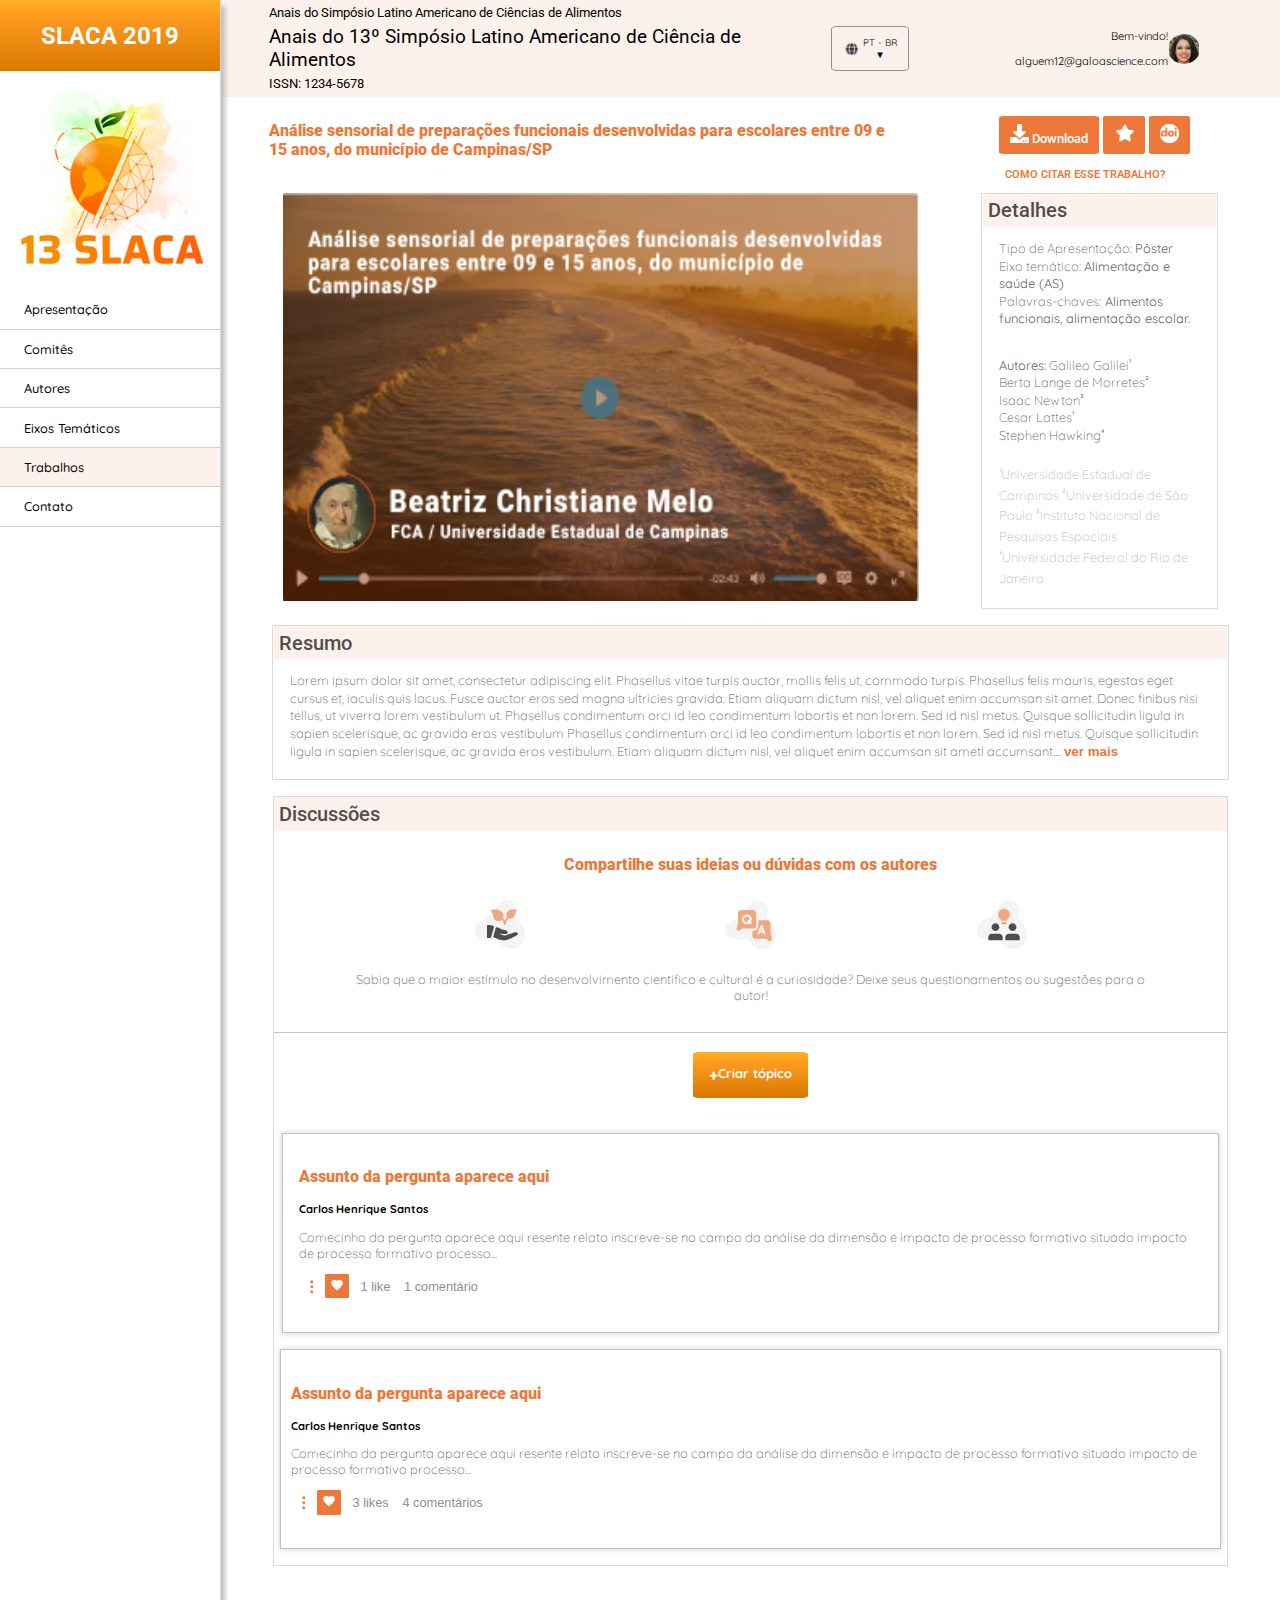
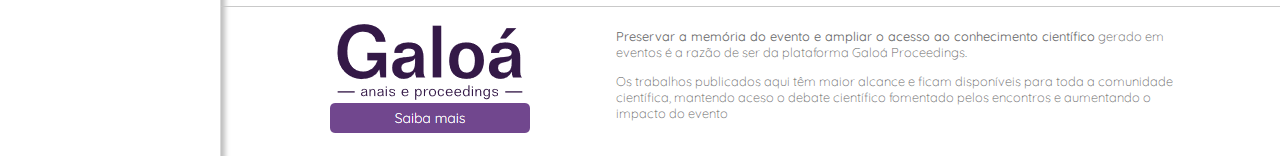
<file: front-end-chuva/index.html>
<!DOCTYPE html>
<html lang="en">
<head>
    <meta charset="UTF-8">
    <meta http-equiv="X-UA-Compatible" content="IE=edge">
    <meta name="viewport" content="width=device-width, initial-scale=1.0">
    <link rel="preconnect" href="https://fonts.googleapis.com">
    <link rel="preconnect" href="https://fonts.gstatic.com" crossorigin>
    <link href="https://fonts.googleapis.com/css2?family=Lato:wght@400;900&family=Montserrat:wght@100;500&family=Quicksand:wght@300;500&family=Roboto:ital,wght@0,300;0,400;0,500;1,900;1,700&display=swap" rel="stylesheet">
<link rel="stylesheet" href="styleoficial1.css">
<script src="scriptoficial1.js"></script>
    <title>SLACA2019</title>
</head>


<body>

    <div class="grid-container">
        
<!-- cabeçalho -->
                    <header class="container-header">



                                <div class="header-title">

                                    <p class="header-paragraph">Anais do Simpósio Latino Americano de Ciências de Alimentos </p>

                                    <h1 class="header-title-style">Anais do 13º Simpósio Latino Americano de Ciência de Alimentos </h1>

                                    <p class="header-paragraph">ISSN: 1234-5678</p>

                                </div>


                                    <div class="header-language-button mobile-out">

                                        <button class="btn-lang">
                                            <object data="assets/language image.svg" width="19" height="20"> </object>
                                            PT - BR ▼</button>

                                    </div>

                                        <div class="header-info">

                                            <p>Bem-vindo!</p>

                                            <p>alguem12@galoascience.com</p>

                                        </div>

                                            <div class="header-avatar-holder">

                                                <img class="avatar-image" src="assets/pessoa.png" alt="Avatar">

                                            </div>
                                    

                    </header>
<!-- fim cabeçalho -->

<!--- barra lateral -->
                    <aside class="container-sidebar">

                        <div class="sidebar-title">

                            <h2>SLACA 2019</h2>

                        </div>

                            <div class="sidebar-image">

                                <img class="sidebar-image-holder" src="assets/dewey4.png" alt="logo">

                            </div>

                                
                                <a class="sidebar-link" href="#">Apresentação</a>
                                        
                                <a class="sidebar-link" href="#">Comitês</a>
                                            
                                <a class="sidebar-link" href="#">Autores</a>
                                            
                                <a class="sidebar-link" href="#">Eixos Temáticos</a>
                                                
                                <a class="sidebar-link-active" href="#">Trabalhos</a>
                                                    
                                <a  class="sidebar-link" href="#">Contato</a>
                                                        
                                
                    </aside>
<!-- fim barra lateral  -->


<!-- conteudo principal -->
                <main class="container-main">

<!-- parte do vídeo -->
                    <div class="title-container">
                            <div class="main-title">

                                <h3 class="title-template">Análise sensorial de preparações funcionais desenvolvidas para escolares entre 09 e 15 anos, do município de Campinas/SP </h3>

                            </div>

                            <div class="main-buttons">

                                <button class="main-button-download"><object data="assets/dl.svg" width="19" height="19"></object> Download</button>

                                <button class="main-button-fav"><object data="assets/fav.svg" width="19" height="19"></object></button>

                                <button class="main-button-doi"><object data="assets/doi.svg" width="19" height="19"></object></button>

                                <p class="main-buttons-text">COMO CITAR ESSE TRABALHO?</p>

                            </div>
                    </div>

                                <div class="main-video-section">

                                        <img class="video-player" src="assets/print-video.png" alt="video-player">


                                    <div class="main-video-details">
                                        <h3 class="subtitle-box">Detalhes</h3>
                                        <p class="details-paragraph first-details">Tipo de Apresentação: <b>Pôster</b></br>
                                            Eixo temático: <b>Alimentação e saúde (AS) </b></br>
                                            Palavras-chaves:<b> Alimentos funcionais, alimentação escolar.</b>
                                        </p>

                                        <p class="details-paragraph second-details">
                                        <b>Autores:</b>
                                        Galileo Galilei¹</br>
                                        Berta Lange de Morretes²</br>
                                        Isaac Newton³</br>
                                        Cesar Lattes¹</br>
                                        Stephen Hawking⁴
                                        </p>
                                            
                                            
                                        <p class="details-paragraph third-details">
                                        ¹Universidade Estadual de Campinas
                                        ²Universidade de São Paulo
                                        ³Instituto Nacional de Pesquisas Espaciais
                                        ⁴Universidade Federal do Rio de Janeiro
                                        </p>
                                        
                                    </div>
                                
                                </div>

                                

                                    <div class="main-resume">
                                        <h3 class="subtitle-box">Resumo</h3>
                                        <div class="main-paragraph-holder">
                                            <p class="main-paragraph">Lorem ipsum dolor sit amet, consectetur adipiscing elit. Phasellus vitae turpis auctor, mollis felis ut, commodo turpis. Phasellus felis mauris, egestas eget cursus et, iaculis quis lacus. Fusce auctor eros sed magna ultricies gravida. Etiam aliquam dictum nisl, vel aliquet enim accumsan sit amet. Donec finibus nisi tellus, ut viverra lorem vestibulum ut.  Phasellus condimentum orci id leo condimentum lobortis et non lorem. Sed id nisl metus. Quisque sollicitudin ligula in sapien scelerisque, ac gravida eros vestibulum Phasellus condimentum orci id leo condimentum lobortis et non lorem. Sed id nisl metus. Quisque sollicitudin ligula in sapien scelerisque, ac gravida eros vestibulum. Etiam aliquam dictum nisl, vel aliquet enim accumsan sit ametl accumsant.<span id="dots">...</span> <button class="link-expand" onclick="myFunction()" id="myBtn"><b>ver mais</b></button>
                                            <p class="main-paragraph" id="more">Fusce vitae luctus dui. Donec id euismod mauris, in volutpat urna. Proin dapibus consequat feugiat. Proin dictum justo arcu, quis vestibulum augue lacinia quis. Sed dignissim dui nulla, ut faucibus mauris sodales id. Aliquam erat volutpat. Maecenas dolor enim, tincidunt id elit non, suscipit interdum turpis. Etiam finibus urna libero, eget interdum eros volutpat ullamcorper. Pellentesque et pretium lorem. Aenean interdum quis diam ac porttitor. Cras nec ipsum pulvinar, pharetra libero non, ornare enim. Etiam in laoreet odio. <button class="link-expand" onclick="myFunction()" id="myBtnBottom"><b>ver mais</b></button></p>    
                                        </div>
                                    </div>
<!-- fim parte do vídeo -->



<!-- tópicos -->

                                    <div class="topics-container-main">

                                            <div class="topic-main-div1" id="div1">
                                                <h3 class="subtitle-box">Discussões</h3>
                    
                                                <h3 class="title-template topic-title">Compartilhe suas ideias ou dúvidas com os autores</h3>
                                                <div class="topic-svgs">
                                                    <object data="assets/iconetopico1.svg" width="51" height="49"></object>
                                                    <object data="assets/iconetopico2.svg" width="51" height="49"></object>
                                                    <object data="assets/iconetopico3.svg" width="51" height="49"></object>
                                                            
                                                </div>
                    
                                                        <p class="topic-final-text">Sabia que o maior estímulo no desenvolvimento científico e cultural é a curiosidade? Deixe seus questionamentos ou sugestões para o autor!</p>
                                                        
                                                        <div class="border-container">
                                                            <button class="button-new-topic" onclick="show()"><span class="big">+ </span> Criar tópico</button>
                                                        </div>
                               
                                                    
                                            </div>
                    
                                            <div class="topic-main-div2" id="div2">
                                                    <h3 class="subtitle-box">Discussões</h3>
                                                    <p>Tem uma dúvida ou sugestão? Compartilhe seu feedback com os autores!</p>
                                            
                                                    <div class="form-content">
                                                        <form action="/action_page.php">
                                                            <label for="fname" class="title-template">Assunto</label><br>
                                                            <input type="text" id="fname" name="fname" placeholder="Defina um tópico sucinto para notificar os autores..."><br>
                                                    
                                                
                                                
                                                            <label for="lname" class="title-template">Conteúdo</label><br>
                                                            <textarea rows="6" cols="70" type="text" placeholder="Digite sua mensagem aqui"></textarea>
                                                        
                                                            <button class="button-new-topic submit-button" onclick="showSentTopic()">Enviar</button>
                                                        </form> 
                                                    </div>
                    
                                        <div class="border-container"></div>
                                            </div>

                                                <div class="topic-container-block">
                                                    <div class="topic-featured-padding">
                                                        <h3 class="title-template">Assunto da pergunta aparece aqui</h3>
                                                        <p class="author-tag"><b>Carlos Henrique Santos</b></p>
                                                        <p class="topic-paragraph">Comecinho da pergunta aparece aqui resente relato inscreve-se no campo da análise da dimensão e impacto de processo formativo situado impacto de processo formativo processo...</p>
                                            

                                                        <div class="likes-section">
                                                                <svg class="three-dots-svg" xmlns="http://www.w3.org/2000/svg" width="16" height="16" fill="currentColor" class="bi bi-three-dots-vertical" viewBox="0 0 16 16">
                                                                <path d="M9.5 13a1.5 1.5 0 1 1-3 0 1.5 1.5 0 0 1 3 0zm0-5a1.5 1.5 0 1 1-3 0 1.5 1.5 0 0 1 3 0zm0-5a1.5 1.5 0 1 1-3 0 1.5 1.5 0 0 1 3 0z"/>
                                                                </svg>
                                                                <button class="button-like"><svg width="12" height="12" viewBox="0 0 12 12" fill="#ED7839" xmlns="http://www.w3.org/2000/svg">
                                                                <path d="M6 11.4414L5.15234 10.6758C4.1862 9.80078 3.48438 9.15365 3.04688 8.73438C2.60938 8.3151 2.11719 7.79557 1.57031 7.17578C1.04167 6.55599 0.677083 6 0.476562 5.50781C0.276042 4.9974 0.175781 4.47786 0.175781 3.94922C0.175781 3.05599 0.476562 2.29948 1.07812 1.67969C1.69792 1.0599 2.46354 0.75 3.375 0.75C4.43229 0.75 5.30729 1.16016 6 1.98047C6.69271 1.16016 7.56771 0.75 8.625 0.75C9.53646 0.75 10.293 1.0599 10.8945 1.67969C11.5143 2.29948 11.8242 3.05599 11.8242 3.94922C11.8242 4.66016 11.5872 5.39844 11.1133 6.16406C10.6393 6.92969 10.1198 7.59505 9.55469 8.16016C9.00781 8.72526 8.10547 9.57292 6.84766 10.7031L6 11.4414Z" fill="white"/>
                                                                </svg>
                                                                </button>

                                                                <div class="likes">
                                                                    <button>1 like</button>
                                                                    <button>1 comentário</button>
                                                                </div>
                                                        </div>
                                                    </div>
                                                </div>

                                                
                                                    <div class="topic-container-block-bottom topic-featured-padding-2 ">
                                                        
                                                        <h3 class="title-template ">Assunto da pergunta aparece aqui</h3>
                                                        <p class="author-tag"><b>Carlos Henrique Santos</b></p>
                                                        <p class="topic-paragraph">Comecinho da pergunta aparece aqui resente relato inscreve-se no campo da análise da dimensão e impacto de processo formativo situado impacto de processo formativo processo...</p>
                                                    
                                                        <div class="likes-section">
                                                            <svg class="three-dots-svg" xmlns="http://www.w3.org/2000/svg" width="16" height="16" fill="currentColor" class="bi bi-three-dots-vertical" viewBox="0 0 16 16">
                                                            <path d="M9.5 13a1.5 1.5 0 1 1-3 0 1.5 1.5 0 0 1 3 0zm0-5a1.5 1.5 0 1 1-3 0 1.5 1.5 0 0 1 3 0zm0-5a1.5 1.5 0 1 1-3 0 1.5 1.5 0 0 1 3 0z"/>
                                                            </svg>
                            
                                                            <button class="button-like"><svg width="12" height="12" viewBox="0 0 12 12" fill="#ED7839" xmlns="http://www.w3.org/2000/svg">
                                                            <path d="M6 11.4414L5.15234 10.6758C4.1862 9.80078 3.48438 9.15365 3.04688 8.73438C2.60938 8.3151 2.11719 7.79557 1.57031 7.17578C1.04167 6.55599 0.677083 6 0.476562 5.50781C0.276042 4.9974 0.175781 4.47786 0.175781 3.94922C0.175781 3.05599 0.476562 2.29948 1.07812 1.67969C1.69792 1.0599 2.46354 0.75 3.375 0.75C4.43229 0.75 5.30729 1.16016 6 1.98047C6.69271 1.16016 7.56771 0.75 8.625 0.75C9.53646 0.75 10.293 1.0599 10.8945 1.67969C11.5143 2.29948 11.8242 3.05599 11.8242 3.94922C11.8242 4.66016 11.5872 5.39844 11.1133 6.16406C10.6393 6.92969 10.1198 7.59505 9.55469 8.16016C9.00781 8.72526 8.10547 9.57292 6.84766 10.7031L6 11.4414Z" fill="white"/>
                                                            </svg>
                                                            </button>
                            
                                                                <div class="likes">
                                                                    <button>3 likes</button>
                                                                    <button onclick="showOrHideDiv()">4 comentários</button>
                                                                </div>
                                                        </div>
                                                    </div>
                                                    
                                                    
                                                    <div id="showOrHide" class="content-collapsible ">
                                                            <div class="top-container-block">
                                                                <div class="topic-featured-padding-2 topic-featured-background">
                                                        
                                                                        <div class="holder-tags">
                                                                            <p class="author-tag"><b>Adriano da Silva</b></p>
                                                                            <div class="info-tag">
                                                                                <p>Autor</p>
                                                                                <object data="assets/autorcheck.svg" width="27" height="20"></object>

                                                                            </div>
                                                                        </div>

                                                                            <p class="topic-paragraph">Comecinho da pergunta aparece aqui resente relato inscreve-se no campo da análise da dimensão e impacto de processo formativo situado impacto de processo formativo processo resente relato inscreve-se no campo da análise da dimensão e impacto de processo formativo situado impacto de processo formativo processo?</p>
                                                                            

                                                                            <div class="likes-section">
                                                                                <svg class="three-dots-svg" xmlns="http://www.w3.org/2000/svg" width="16" height="16" fill="currentColor" class="bi bi-three-dots-vertical" viewBox="0 0 16 16">
                                                                                <path d="M9.5 13a1.5 1.5 0 1 1-3 0 1.5 1.5 0 0 1 3 0zm0-5a1.5 1.5 0 1 1-3 0 1.5 1.5 0 0 1 3 0zm0-5a1.5 1.5 0 1 1-3 0 1.5 1.5 0 0 1 3 0z"/>
                                                                                </svg>
                                                
                                                                                <button class="button-like"><svg width="12" height="12" viewBox="0 0 12 12" fill="#ED7839" xmlns="http://www.w3.org/2000/svg">
                                                                                <path d="M6 11.4414L5.15234 10.6758C4.1862 9.80078 3.48438 9.15365 3.04688 8.73438C2.60938 8.3151 2.11719 7.79557 1.57031 7.17578C1.04167 6.55599 0.677083 6 0.476562 5.50781C0.276042 4.9974 0.175781 4.47786 0.175781 3.94922C0.175781 3.05599 0.476562 2.29948 1.07812 1.67969C1.69792 1.0599 2.46354 0.75 3.375 0.75C4.43229 0.75 5.30729 1.16016 6 1.98047C6.69271 1.16016 7.56771 0.75 8.625 0.75C9.53646 0.75 10.293 1.0599 10.8945 1.67969C11.5143 2.29948 11.8242 3.05599 11.8242 3.94922C11.8242 4.66016 11.5872 5.39844 11.1133 6.16406C10.6393 6.92969 10.1198 7.59505 9.55469 8.16016C9.00781 8.72526 8.10547 9.57292 6.84766 10.7031L6 11.4414Z" fill="white"/>
                                                                                </svg>
                                                                                </button>
                                                
                                                                                <div class="likes">
                                                                                    <button>1 likes</button>
                                                                                    <button>0 comentários</button>
                                                                                </div>
                                                                            </div>

                                                                </div>

                                                                    <div class="topic-featured-padding-2">


                                                                        <div class="holder-tags">
                                                                            <p class="author-tag"><b>Camila Ferreira Andrade</b></p>
                                                                            <div class="info-tag">
                                                                                <p>Autor</p>
                                                                                <object data="assets/autorcheck.svg" width="27" height="20"></object>
                                                                            </div>
                                                                        </div>

                                                                        <p class="topic-paragraph">Também ínteressante lembrar que o relato inscreve-se no campo da análise da dimensão e impacto de processo formativo situado impacto de processo formativo processo resente relato inscreve-se no campo da análise da dimensão e impacto de processo formativo situado impacto de processo formativo processo.

                                                                        Situado impacto de processo formativo processo resente relato inscreve-se no campo da análise da dimensão e impacto de processo formativo situado impacto de processo formativo processo. </p>
                                                                    
                        
                                                                        <div class="likes-section">
                                                                            <svg class="three-dots-svg" xmlns="http://www.w3.org/2000/svg" width="16" height="16" fill="currentColor" class="bi bi-three-dots-vertical" viewBox="0 0 16 16">
                                                                            <path d="M9.5 13a1.5 1.5 0 1 1-3 0 1.5 1.5 0 0 1 3 0zm0-5a1.5 1.5 0 1 1-3 0 1.5 1.5 0 0 1 3 0zm0-5a1.5 1.5 0 1 1-3 0 1.5 1.5 0 0 1 3 0z"/>
                                                                            </svg>
                                        
                                                                            <button class="button-like"><svg width="12" height="12" viewBox="0 0 12 12" fill="#ED7839" xmlns="http://www.w3.org/2000/svg">
                                                                            <path d="M6 11.4414L5.15234 10.6758C4.1862 9.80078 3.48438 9.15365 3.04688 8.73438C2.60938 8.3151 2.11719 7.79557 1.57031 7.17578C1.04167 6.55599 0.677083 6 0.476562 5.50781C0.276042 4.9974 0.175781 4.47786 0.175781 3.94922C0.175781 3.05599 0.476562 2.29948 1.07812 1.67969C1.69792 1.0599 2.46354 0.75 3.375 0.75C4.43229 0.75 5.30729 1.16016 6 1.98047C6.69271 1.16016 7.56771 0.75 8.625 0.75C9.53646 0.75 10.293 1.0599 10.8945 1.67969C11.5143 2.29948 11.8242 3.05599 11.8242 3.94922C11.8242 4.66016 11.5872 5.39844 11.1133 6.16406C10.6393 6.92969 10.1198 7.59505 9.55469 8.16016C9.00781 8.72526 8.10547 9.57292 6.84766 10.7031L6 11.4414Z" fill="white"/>
                                                                            </svg>
                                                                            </button>
                                        
                                                                            <div class="likes">
                                                                                <button>6 likes</button>
                                                                                <button>1 comentário</button>
                                                                            </div>
                                                                        </div>
                                                                    </div>
                        
                                                                        
                                                                        <div class="topic-featured-padding-2 topic-featured-background">
                                                                            <div class="topic-container-block-collapsed topic-collapsed">


                                                                                <div class="holder-tags">
                                                                                    <p class="author-tag"><b>Adriano da Silva</b></p>
                                                                                    <div class="info-tag">
                                                                                        <p>Autor</p>
                                                                                        <object data="assets/autorcheck.svg" width="27" height="20"></object>
                                                                                    </div>
                                                                                </div>

                                                                                <p class="topic-paragraph">Resposta do autor é aqui. Relato inscreve-se no campo da análise da dimensão e impacto de processo formativo situado impacto de processo formativo processo resente relato inscreve-se no campo da análise da dimensão e impacto de processo formativo situado impacto de processo formativo processo.</p>
                                                                                    
                                                                                <div class="likes-section">
                                                                                    <svg class="three-dots-svg" xmlns="http://www.w3.org/2000/svg" width="16" height="16" fill="currentColor" class="bi bi-three-dots-vertical" viewBox="0 0 16 16">
                                                                                    <path d="M9.5 13a1.5 1.5 0 1 1-3 0 1.5 1.5 0 0 1 3 0zm0-5a1.5 1.5 0 1 1-3 0 1.5 1.5 0 0 1 3 0zm0-5a1.5 1.5 0 1 1-3 0 1.5 1.5 0 0 1 3 0z"/>
                                                                                    </svg>

                                                                                    <button class="button-like"><svg width="12" height="12" viewBox="0 0 12 12" fill="#ED7839" xmlns="http://www.w3.org/2000/svg">
                                                                                    <path d="M6 11.4414L5.15234 10.6758C4.1862 9.80078 3.48438 9.15365 3.04688 8.73438C2.60938 8.3151 2.11719 7.79557 1.57031 7.17578C1.04167 6.55599 0.677083 6 0.476562 5.50781C0.276042 4.9974 0.175781 4.47786 0.175781 3.94922C0.175781 3.05599 0.476562 2.29948 1.07812 1.67969C1.69792 1.0599 2.46354 0.75 3.375 0.75C4.43229 0.75 5.30729 1.16016 6 1.98047C6.69271 1.16016 7.56771 0.75 8.625 0.75C9.53646 0.75 10.293 1.0599 10.8945 1.67969C11.5143 2.29948 11.8242 3.05599 11.8242 3.94922C11.8242 4.66016 11.5872 5.39844 11.1133 6.16406C10.6393 6.92969 10.1198 7.59505 9.55469 8.16016C9.00781 8.72526 8.10547 9.57292 6.84766 10.7031L6 11.4414Z" fill="white"/>
                                                                                    </svg>
                                                                                    </button>
                                                            
                                                                                        <div class="likes">
                                                                                                <button>3 likes</button>
                                                                                                <button>4 comentários</button>
                                                                                        </div>
                                                                                </div>
                                
                                                                            </div>
                                                                        </div>
                                                            </div>     
                                                    </div>   
                                    </div>
<!-- fim tópicos -->

                </main>

<!-- fim conteúdo principal -->

<!--rodapé-->
                <footer class="container-footer">
                    <div class="footer-image">

                        <img src="assets/galoafooter.png" alt="logo galoa" class="footer-holder">

                    </div>

                    <div class="footer-paragraph-container">

                        <p class="footer-paragraph"><b>Preservar a memória do evento e ampliar o acesso ao conhecimento científico</b> gerado em eventos é a razão de ser da plataforma Galoá Proceedings.</p>
                        <p class="footer-paragraph">Os trabalhos publicados aqui têm maior alcance e ficam disponíveis para toda a comunidade científica, mantendo aceso o debate científico fomentado pelos encontros e aumentando o impacto do evento</p>

                    </div>
                    

                </footer>

<!--fim rodapé ->


    </div>
</body>

</html>
</file>
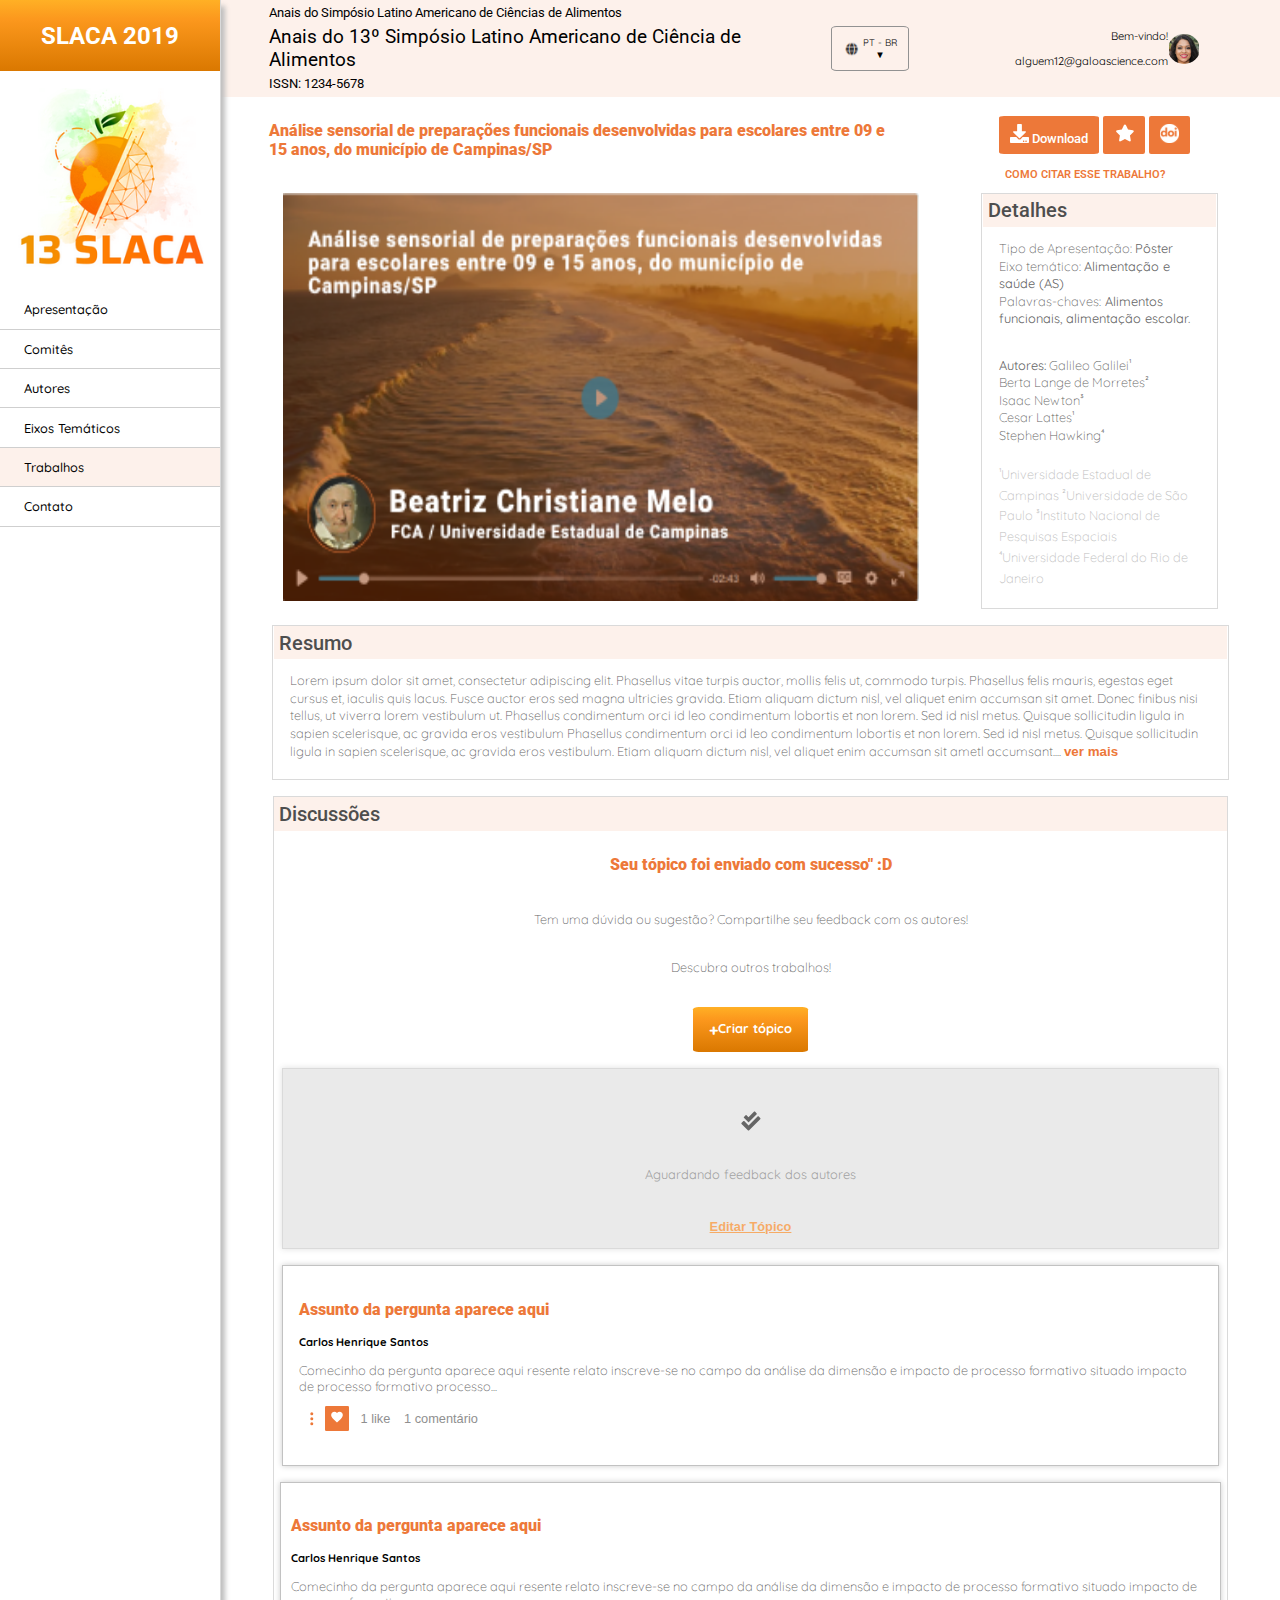
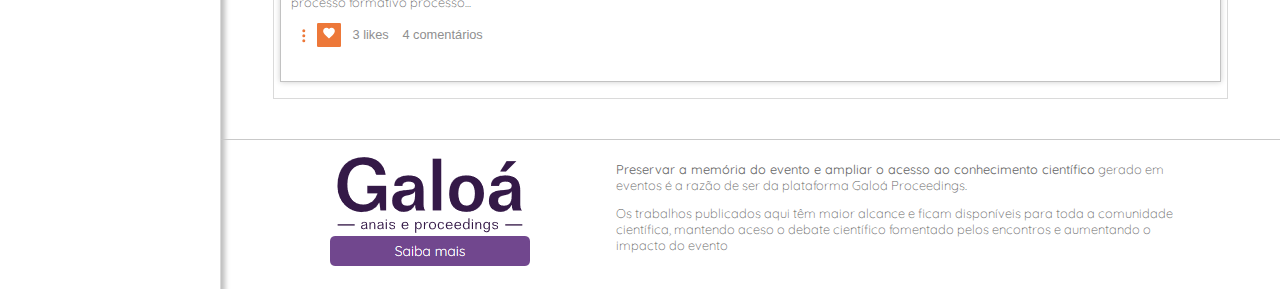
<file: front-end-chuva/topic-sent.html>
<!DOCTYPE html>
<html lang="en">
<head>
    <meta charset="UTF-8">
    <meta http-equiv="X-UA-Compatible" content="IE=edge">
    <meta name="viewport" content="width=device-width, initial-scale=1.0">
    <link rel="preconnect" href="https://fonts.googleapis.com">
    <link rel="preconnect" href="https://fonts.gstatic.com" crossorigin>
    <link href="https://fonts.googleapis.com/css2?family=Lato:wght@400;900&family=Montserrat:wght@100;500&family=Quicksand:wght@300;500&family=Roboto:ital,wght@0,300;0,400;0,500;1,900;1,700&display=swap" rel="stylesheet">
<link rel="stylesheet" href="topic-sent.css">
<script src="topic-sent.js"></script>
    <title>SLACA2019</title>
</head>


<body>

    <div class="grid-container">
<!-- header -->
                    <header class="container-header">



                                <div class="header-title">

                                    <p class="header-paragraph">Anais do Simpósio Latino Americano de Ciências de Alimentos </p>

                                    <h1 class="header-title-style">Anais do 13º Simpósio Latino Americano de Ciência de Alimentos </h1>

                                    <p class="header-paragraph">ISSN: 1234-5678</p>

                                </div>


                                    <div class="header-language-button">

                                        <button class="btn-lang">
                                            <object data="assets/language image.svg" width="19" height="20"> </object>
                                            PT - BR ▼</button>

                                    </div>

                                        <div class="header-info">

                                            <p>Bem-vindo!</p>

                                            <p>alguem12@galoascience.com</p>

                                        </div>

                                            <div class="header-avatar-holder">

                                                <img class="avatar-image" src="assets/pessoa.png" alt="Avatar">

                                            </div>
                                    

                    </header>
                <!-- header-end -->

                <!--- sidebar -->
                    <aside class="container-sidebar">

                        <div class="sidebar-title">

                            <h2>SLACA 2019</h2>

                        </div>

                            <div class="sidebar-image">

                                <img class="sidebar-image-holder" src="assets/dewey4.png" alt="logo">

                            </div>

                                
                                <a class="sidebar-link" href="#">Apresentação</a>
                                        
                                <a class="sidebar-link" href="#">Comitês</a>
                                            
                                <a class="sidebar-link" href="#">Autores</a>
                                            
                                <a class="sidebar-link" href="#">Eixos Temáticos</a>
                                                
                                <a class="sidebar-link-active" href="#">Trabalhos</a>
                                                    
                                <a  class="sidebar-link" href="#">Contato</a>
                                                        
                                
                    </aside>
                <!-- sidebar-end -->


                <!--main-->
                <main class="container-main">

                    <div class="title-container">
                            <div class="main-title">

                                <h3 class="title-template">Análise sensorial de preparações funcionais desenvolvidas para escolares entre 09 e 15 anos, do município de Campinas/SP </h3>

                            </div>

                            <div class="main-buttons">

                                <button class="main-button-download"><object data="assets/dl.svg" width="19" height="19"></object> Download</button>

                                <button class="main-button-fav"><object data="assets/fav.svg" width="19" height="19"></object></button>

                                <button class="main-button-doi"><object data="assets/doi.svg" width="19" height="19"></object></button>

                                <p class="main-buttons-text">COMO CITAR ESSE TRABALHO?</p>

                            </div>
                    </div>

                                <div class="main-video-section">

                                        <img class="video-player" src="assets/print-video.png" alt="video-player">

                                
                                    <div class="main-video-details scroll">
                                        <h3 class="subtitle-box">Detalhes</h3>
                                        <p class="details-paragraph first-details">Tipo de Apresentação: <b>Pôster</b></br>
                                            Eixo temático: <b>Alimentação e saúde (AS) </b></br>
                                            Palavras-chaves:<b> Alimentos funcionais, alimentação escolar.</b>
                                        </p>

                                        <p class="details-paragraph second-details">
                                        <b>Autores:</b>
                                        Galileo Galilei¹</br>
                                        Berta Lange de Morretes²</br>
                                        Isaac Newton³</br>
                                        Cesar Lattes¹</br>
                                        Stephen Hawking⁴
                                        </p>
                                            
                                            
                                        <p class="details-paragraph third-details">
                                        ¹Universidade Estadual de Campinas
                                        ²Universidade de São Paulo
                                        ³Instituto Nacional de Pesquisas Espaciais
                                        ⁴Universidade Federal do Rio de Janeiro
                                        </p>
                                        
                                    </div>

                                </div>

                                

                                    <div class="main-resume">
                                        <h3 class="subtitle-box">Resumo</h3>
                                        <div class="main-paragraph-holder">
                                            <p class="main-paragraph">Lorem ipsum dolor sit amet, consectetur adipiscing elit. Phasellus vitae turpis auctor, mollis felis ut, commodo turpis. Phasellus felis mauris, egestas eget cursus et, iaculis quis lacus. Fusce auctor eros sed magna ultricies gravida. Etiam aliquam dictum nisl, vel aliquet enim accumsan sit amet. Donec finibus nisi tellus, ut viverra lorem vestibulum ut.  Phasellus condimentum orci id leo condimentum lobortis et non lorem. Sed id nisl metus. Quisque sollicitudin ligula in sapien scelerisque, ac gravida eros vestibulum Phasellus condimentum orci id leo condimentum lobortis et non lorem. Sed id nisl metus. Quisque sollicitudin ligula in sapien scelerisque, ac gravida eros vestibulum. Etiam aliquam dictum nisl, vel aliquet enim accumsan sit ametl accumsant.<span id="dots">...</span> <button class="link-expand" onclick="myFunction()" id="myBtn"><b>ver mais</b></button>
                                            <p class="main-paragraph" id="more">Fusce vitae luctus dui. Donec id euismod mauris, in volutpat urna. Proin dapibus consequat feugiat. Proin dictum justo arcu, quis vestibulum augue lacinia quis. Sed dignissim dui nulla, ut faucibus mauris sodales id. Aliquam erat volutpat. Maecenas dolor enim, tincidunt id elit non, suscipit interdum turpis. Etiam finibus urna libero, eget interdum eros volutpat ullamcorper. Pellentesque et pretium lorem. Aenean interdum quis diam ac porttitor. Cras nec ipsum pulvinar, pharetra libero non, ornare enim. Etiam in laoreet odio. <button class="link-expand" onclick="myFunction()" id="myBtnBottom"><b>ver mais</b></button></p>    
                                        </div>
                                    </div>


                                    <div class="topics-container-main">

                                        <div class="topic-main-div3">
                                            <h3 class="subtitle-box">Discussões</h3>
                                            <h3 class="title-template topic-title">Seu tópico foi enviado com sucesso" :D</h3>
                                            <p>Tem uma dúvida ou sugestão? Compartilhe seu feedback com os autores!</p>
                                            <p>Descubra outros trabalhos!</p>
                                                    
                                            <button class="button-new-topic"><span class="big">+ </span> Criar tópico</button>
                                                                    
                                                                        
                                                <div class="topic-container-block topic-container-gray">
                                                        <div class="topic-featured-padding">
                                                                <p><object data="assets/autorcheckblack.svg" width="27" height="20" fill="black"></object></p>
                                                                <p><b>Aguardando feedback dos autores</b></p>
                                        
                                                                <button class="edit-topic"><b>Editar Tópico</b></button>
                                                        </div>
                                                </div>
                                        
                                                                            
                                        </div>

                                                <div class="topic-container-block">
                                                    <div class="topic-featured-padding">
                                                        <h3 class="title-template">Assunto da pergunta aparece aqui</h3>
                                                        <p class="author-tag"><b>Carlos Henrique Santos</b></p>
                                                        <p class="topic-paragraph">Comecinho da pergunta aparece aqui resente relato inscreve-se no campo da análise da dimensão e impacto de processo formativo situado impacto de processo formativo processo...</p>
                                            

                                                        <div class="likes-section">
                                                                <svg class="three-dots-svg" xmlns="http://www.w3.org/2000/svg" width="16" height="16" fill="currentColor" class="bi bi-three-dots-vertical" viewBox="0 0 16 16">
                                                                <path d="M9.5 13a1.5 1.5 0 1 1-3 0 1.5 1.5 0 0 1 3 0zm0-5a1.5 1.5 0 1 1-3 0 1.5 1.5 0 0 1 3 0zm0-5a1.5 1.5 0 1 1-3 0 1.5 1.5 0 0 1 3 0z"/>
                                                                </svg>
                                                                <button class="button-like"><svg width="12" height="12" viewBox="0 0 12 12" fill="#ED7839" xmlns="http://www.w3.org/2000/svg">
                                                                <path d="M6 11.4414L5.15234 10.6758C4.1862 9.80078 3.48438 9.15365 3.04688 8.73438C2.60938 8.3151 2.11719 7.79557 1.57031 7.17578C1.04167 6.55599 0.677083 6 0.476562 5.50781C0.276042 4.9974 0.175781 4.47786 0.175781 3.94922C0.175781 3.05599 0.476562 2.29948 1.07812 1.67969C1.69792 1.0599 2.46354 0.75 3.375 0.75C4.43229 0.75 5.30729 1.16016 6 1.98047C6.69271 1.16016 7.56771 0.75 8.625 0.75C9.53646 0.75 10.293 1.0599 10.8945 1.67969C11.5143 2.29948 11.8242 3.05599 11.8242 3.94922C11.8242 4.66016 11.5872 5.39844 11.1133 6.16406C10.6393 6.92969 10.1198 7.59505 9.55469 8.16016C9.00781 8.72526 8.10547 9.57292 6.84766 10.7031L6 11.4414Z" fill="white"/>
                                                                </svg>
                                                                </button>

                                                                <div class="likes">
                                                                    <button>1 like</button>
                                                                    <button>1 comentário</button>
                                                                </div>
                                                        </div>
                                                    </div>
                                                </div>

                                                
                                                    <div class="topic-container-block-bottom topic-featured-padding-2 ">
                                                        
                                                        <h3 class="title-template ">Assunto da pergunta aparece aqui</h3>
                                                        <p class="author-tag"><b>Carlos Henrique Santos</b></p>
                                                        <p class="topic-paragraph">Comecinho da pergunta aparece aqui resente relato inscreve-se no campo da análise da dimensão e impacto de processo formativo situado impacto de processo formativo processo...</p>
                                                    
                                                        <div class="likes-section">
                                                            <svg class="three-dots-svg" xmlns="http://www.w3.org/2000/svg" width="16" height="16" fill="currentColor" class="bi bi-three-dots-vertical" viewBox="0 0 16 16">
                                                            <path d="M9.5 13a1.5 1.5 0 1 1-3 0 1.5 1.5 0 0 1 3 0zm0-5a1.5 1.5 0 1 1-3 0 1.5 1.5 0 0 1 3 0zm0-5a1.5 1.5 0 1 1-3 0 1.5 1.5 0 0 1 3 0z"/>
                                                            </svg>
                            
                                                            <button class="button-like"><svg width="12" height="12" viewBox="0 0 12 12" fill="#ED7839" xmlns="http://www.w3.org/2000/svg">
                                                            <path d="M6 11.4414L5.15234 10.6758C4.1862 9.80078 3.48438 9.15365 3.04688 8.73438C2.60938 8.3151 2.11719 7.79557 1.57031 7.17578C1.04167 6.55599 0.677083 6 0.476562 5.50781C0.276042 4.9974 0.175781 4.47786 0.175781 3.94922C0.175781 3.05599 0.476562 2.29948 1.07812 1.67969C1.69792 1.0599 2.46354 0.75 3.375 0.75C4.43229 0.75 5.30729 1.16016 6 1.98047C6.69271 1.16016 7.56771 0.75 8.625 0.75C9.53646 0.75 10.293 1.0599 10.8945 1.67969C11.5143 2.29948 11.8242 3.05599 11.8242 3.94922C11.8242 4.66016 11.5872 5.39844 11.1133 6.16406C10.6393 6.92969 10.1198 7.59505 9.55469 8.16016C9.00781 8.72526 8.10547 9.57292 6.84766 10.7031L6 11.4414Z" fill="white"/>
                                                            </svg>
                                                            </button>
                            
                                                                <div class="likes">
                                                                    <button>3 likes</button>
                                                                    <button onclick="showOrHideDiv()">4 comentários</button>
                                                                </div>
                                                        </div>
                                                    </div>
                                                    
                                                    
                                                    <div id="showOrHide" class="content-collapsible ">
                                                            <div class="top-container-block">
                                                                <div class="topic-featured-padding-2 topic-featured-background">
                                                        
                                                                        <div class="holder-tags">
                                                                            <p class="author-tag"><b>Adriano da Silva</b></p>
                                                                            <div class="info-tag">
                                                                                <p>Autor</p>
                                                                                <object data="assets/autorcheck.svg" width="27" height="20"></object>

                                                                            </div>
                                                                        </div>

                                                                            <p class="topic-paragraph">Comecinho da pergunta aparece aqui resente relato inscreve-se no campo da análise da dimensão e impacto de processo formativo situado impacto de processo formativo processo resente relato inscreve-se no campo da análise da dimensão e impacto de processo formativo situado impacto de processo formativo processo?</p>
                                                                            

                                                                            <div class="likes-section">
                                                                                <svg class="three-dots-svg" xmlns="http://www.w3.org/2000/svg" width="16" height="16" fill="currentColor" class="bi bi-three-dots-vertical" viewBox="0 0 16 16">
                                                                                <path d="M9.5 13a1.5 1.5 0 1 1-3 0 1.5 1.5 0 0 1 3 0zm0-5a1.5 1.5 0 1 1-3 0 1.5 1.5 0 0 1 3 0zm0-5a1.5 1.5 0 1 1-3 0 1.5 1.5 0 0 1 3 0z"/>
                                                                                </svg>
                                                
                                                                                <button class="button-like"><svg width="12" height="12" viewBox="0 0 12 12" fill="#ED7839" xmlns="http://www.w3.org/2000/svg">
                                                                                <path d="M6 11.4414L5.15234 10.6758C4.1862 9.80078 3.48438 9.15365 3.04688 8.73438C2.60938 8.3151 2.11719 7.79557 1.57031 7.17578C1.04167 6.55599 0.677083 6 0.476562 5.50781C0.276042 4.9974 0.175781 4.47786 0.175781 3.94922C0.175781 3.05599 0.476562 2.29948 1.07812 1.67969C1.69792 1.0599 2.46354 0.75 3.375 0.75C4.43229 0.75 5.30729 1.16016 6 1.98047C6.69271 1.16016 7.56771 0.75 8.625 0.75C9.53646 0.75 10.293 1.0599 10.8945 1.67969C11.5143 2.29948 11.8242 3.05599 11.8242 3.94922C11.8242 4.66016 11.5872 5.39844 11.1133 6.16406C10.6393 6.92969 10.1198 7.59505 9.55469 8.16016C9.00781 8.72526 8.10547 9.57292 6.84766 10.7031L6 11.4414Z" fill="white"/>
                                                                                </svg>
                                                                                </button>
                                                
                                                                                <div class="likes">
                                                                                    <button>1 likes</button>
                                                                                    <button>0 comentários</button>
                                                                                </div>
                                                                            </div>

                                                                </div>

                                                                    <div class="topic-featured-padding-2">


                                                                        <div class="holder-tags">
                                                                            <p class="author-tag"><b>Camila Ferreira Andrade</b></p>
                                                                            <div class="info-tag">
                                                                                <p>Autor</p>
                                                                                <object data="assets/autorcheck.svg" width="27" height="20"></object>
                                                                            </div>
                                                                        </div>

                                                                        <p class="topic-paragraph">Também ínteressante lembrar que o relato inscreve-se no campo da análise da dimensão e impacto de processo formativo situado impacto de processo formativo processo resente relato inscreve-se no campo da análise da dimensão e impacto de processo formativo situado impacto de processo formativo processo.

                                                                        Situado impacto de processo formativo processo resente relato inscreve-se no campo da análise da dimensão e impacto de processo formativo situado impacto de processo formativo processo. </p>
                                                                    
                        
                                                                        <div class="likes-section">
                                                                            <svg class="three-dots-svg" xmlns="http://www.w3.org/2000/svg" width="16" height="16" fill="currentColor" class="bi bi-three-dots-vertical" viewBox="0 0 16 16">
                                                                            <path d="M9.5 13a1.5 1.5 0 1 1-3 0 1.5 1.5 0 0 1 3 0zm0-5a1.5 1.5 0 1 1-3 0 1.5 1.5 0 0 1 3 0zm0-5a1.5 1.5 0 1 1-3 0 1.5 1.5 0 0 1 3 0z"/>
                                                                            </svg>
                                        
                                                                            <button class="button-like"><svg width="12" height="12" viewBox="0 0 12 12" fill="#ED7839" xmlns="http://www.w3.org/2000/svg">
                                                                            <path d="M6 11.4414L5.15234 10.6758C4.1862 9.80078 3.48438 9.15365 3.04688 8.73438C2.60938 8.3151 2.11719 7.79557 1.57031 7.17578C1.04167 6.55599 0.677083 6 0.476562 5.50781C0.276042 4.9974 0.175781 4.47786 0.175781 3.94922C0.175781 3.05599 0.476562 2.29948 1.07812 1.67969C1.69792 1.0599 2.46354 0.75 3.375 0.75C4.43229 0.75 5.30729 1.16016 6 1.98047C6.69271 1.16016 7.56771 0.75 8.625 0.75C9.53646 0.75 10.293 1.0599 10.8945 1.67969C11.5143 2.29948 11.8242 3.05599 11.8242 3.94922C11.8242 4.66016 11.5872 5.39844 11.1133 6.16406C10.6393 6.92969 10.1198 7.59505 9.55469 8.16016C9.00781 8.72526 8.10547 9.57292 6.84766 10.7031L6 11.4414Z" fill="white"/>
                                                                            </svg>
                                                                            </button>
                                        
                                                                            <div class="likes">
                                                                                <button>6 likes</button>
                                                                                <button>1 comentário</button>
                                                                            </div>
                                                                        </div>
                                                                    </div>
                        
                                                                        
                                                                        <div class="topic-featured-padding-2 topic-featured-background">
                                                                            <div class="topic-container-block-collapsed topic-collapsed">


                                                                                <div class="holder-tags">
                                                                                    <p class="author-tag"><b>Adriano da Silva</b></p>
                                                                                    <div class="info-tag">
                                                                                        <p>Autor</p>
                                                                                        <object data="assets/autorcheck.svg" width="27" height="20"></object>
                                                                                    </div>
                                                                                </div>

                                                                                <p class="topic-paragraph">Resposta do autor é aqui. Relato inscreve-se no campo da análise da dimensão e impacto de processo formativo situado impacto de processo formativo processo resente relato inscreve-se no campo da análise da dimensão e impacto de processo formativo situado impacto de processo formativo processo.</p>
                                                                                    
                                                                                <div class="likes-section">
                                                                                    <svg class="three-dots-svg" xmlns="http://www.w3.org/2000/svg" width="16" height="16" fill="currentColor" class="bi bi-three-dots-vertical" viewBox="0 0 16 16">
                                                                                    <path d="M9.5 13a1.5 1.5 0 1 1-3 0 1.5 1.5 0 0 1 3 0zm0-5a1.5 1.5 0 1 1-3 0 1.5 1.5 0 0 1 3 0zm0-5a1.5 1.5 0 1 1-3 0 1.5 1.5 0 0 1 3 0z"/>
                                                                                    </svg>

                                                                                    <button class="button-like"><svg width="12" height="12" viewBox="0 0 12 12" fill="#ED7839" xmlns="http://www.w3.org/2000/svg">
                                                                                    <path d="M6 11.4414L5.15234 10.6758C4.1862 9.80078 3.48438 9.15365 3.04688 8.73438C2.60938 8.3151 2.11719 7.79557 1.57031 7.17578C1.04167 6.55599 0.677083 6 0.476562 5.50781C0.276042 4.9974 0.175781 4.47786 0.175781 3.94922C0.175781 3.05599 0.476562 2.29948 1.07812 1.67969C1.69792 1.0599 2.46354 0.75 3.375 0.75C4.43229 0.75 5.30729 1.16016 6 1.98047C6.69271 1.16016 7.56771 0.75 8.625 0.75C9.53646 0.75 10.293 1.0599 10.8945 1.67969C11.5143 2.29948 11.8242 3.05599 11.8242 3.94922C11.8242 4.66016 11.5872 5.39844 11.1133 6.16406C10.6393 6.92969 10.1198 7.59505 9.55469 8.16016C9.00781 8.72526 8.10547 9.57292 6.84766 10.7031L6 11.4414Z" fill="white"/>
                                                                                    </svg>
                                                                                    </button>
                                                            
                                                                                        <div class="likes">
                                                                                                <button>3 likes</button>
                                                                                                <button>4 comentários</button>
                                                                                        </div>
                                                                                </div>
                                
                                                                            </div>
                                                                        </div>
                                                            </div>     
                                                    </div>   
                                    </div>
                                    
                                
                                                    
                                

                </main>
                <!--main-end-->


                <!--footer-->
                <footer class="container-footer">
                    <div class="footer-image">

                        <img src="assets/galoafooter.png" alt="logo galoa" class="footer-holder">

                    </div>

                    <div class="footer-paragraph-container">

                        <p class="footer-paragraph"><b>Preservar a memória do evento e ampliar o acesso ao conhecimento científico</b> gerado em eventos é a razão de ser da plataforma Galoá Proceedings.</p>
                        <p class="footer-paragraph">Os trabalhos publicados aqui têm maior alcance e ficam disponíveis para toda a comunidade científica, mantendo aceso o debate científico fomentado pelos encontros e aumentando o impacto do evento</p>

                    </div>
                    

                </footer>

                <!--footer-end-->


    </div>
</body>

</html>
</file>
<file: front-end-chuva/styleoficial1.css>
body {
    margin: 0;
}


/* estilo cabeçalho */

.container-header {
    background-color: #FDF1EB;
    width: 100%;
    display: flex;
    justify-content: space-between;
    align-items: center;
}

.header-paragraph {
    font-family: 'Roboto', sans-serif;
    font-weight: 400;
    font-size: .8rem;
    padding: 0 3rem;
    margin-top: .3rem;
    margin-bottom: .35rem;
}

.header-title-style {
    font-family: 'Roboto', sans-serif;
    font-weight: 400;
    font-size: 1.2rem;
    color: black;
    padding-left: 3rem;
    padding-right: 2rem;
    margin: 0;
}


.btn-lang {
    display: flex;
    justify-content: space-between;
    align-items: center;

    background-color: #FDF1EB;
    font-family: 'Quicksand', sans-serif;
    font-weight: 400;
    font-size: .6rem;
    padding: .6rem;
    border:rgb(146, 146, 146) 1px solid;
    border-radius: 7%;
    margin: 0 1rem;
    margin-right: .6rem;
}

.header-info {
    font-family: 'Quicksand', sans-serif;
    font-weight: 400;
    font-size: .7rem;
    display: block;
    margin: 0;
    margin-left: 6rem;
    text-align: right;


}

.header-avatar-holder {
    padding-right: 2rem;
    margin-top: .270rem;
    margin-right: 3rem;


}
.avatar-image {
    border-radius: 50%;
    width: 2rem;

}

/* fim estilo cabeçalho ------------ */



/* estilo conteúdo principal */

.main-paragraph,
.topic-paragraph,
.footer-paragraph,
.details-paragraph,
.topic-final-text {
    font-family: 'Quicksand', sans-serif;
    font-weight: 300;
    font-size: .8rem;
    color: rgb(100, 100, 100)
}

.main-paragraph-holder,
.details-paragraph {
    padding: 0 1rem;
    padding-bottom: .4rem;
    line-height: 1.1rem;
    position: relative;
} 

.first-details { 
    padding-bottom: 1rem;
}

.third-details {
    line-height: 1.3rem;
    color: rgb(189, 189, 189);
}

.link-expand { 
    border: none;
    background: none;
    padding: 0;
    outline: inherit;
    color: #ED7839;
}

.subtitle-box {
    font-family: 'Roboto', sans-serif;
    font-weight: 500;
    font-size: 1.25rem;
    color: #4E4E4E;
    background-color:#FDF1EB;
    padding: .3rem;
    margin: 0 auto;

}

.title-template {
    font-family: 'Roboto', sans-serif;
    font-weight: 900;
    font-size: 1rem;
    color: #ED7839;
    margin-top: 1.5rem;

}

.main-button-download,
.main-button-fav,
.main-button-doi,
.button-like {
    font-family: 'Roboto', sans-serif;
    font-weight: 500;
    font-size: .8rem;
    background-color: #ED7839;
    color: white;
    border-radius: 5%;
    border: none;
    outline: inherit;
    padding: .5rem .7rem;
    margin: .2rem 0;
}

.main-button-download:active,
.main-button-fav:active,
.main-button-doi:active,
.button-like:active {
        transform: translateY(2px);
}


.main-button-download {
 text-align: center;
 margin: auto;
}

.main-buttons-text {
    font-family: 'Roboto', sans-serif;
    font-weight: 600;
    font-size: .7rem;
    color: #ED7839;
    padding: 0 .4rem;
}

.button-new-topic { 
    font-family: 'Quicksand', sans-serif;
    font-weight: 700;
    font-size: .8em;
    color: white;
    background: rgb(255,176,37);
    background: linear-gradient(180deg, rgba(255,176,37,1) 0%, rgba(252,152,29,1) 27%, rgba(218,120,0,1) 100%);
    padding: .8rem 1rem;
    border-radius: 5%;
    border: none;
    margin: 0 auto;
}

.big {
    font-size: 1rem;
}

.holder-tags {
    display: flex;
    justify-content: space-between;
} 

.author-tag {
    font-family: 'Quicksand', sans-serif;
    font-weight: 500;
    font-size: .7rem;
    color: black;
}

.info-tag {
    font-family: 'Quicksand', sans-serif;
    font-weight: 700;
    font-size: .7rem;
    color: #ED7839;
    display: flex;
    margin: 0 1rem;
}

.info-tag p {
    padding: 0 2rem;
}

.three-dots-svg {
    fill: #ED7839;
    padding: .3rem;
    padding-bottom: .2rem;
    margin-bottom: .4rem;
}

.button-like {
    padding: .3rem .4rem;
    margin-right: .4rem;
    margin-bottom: .5rem;
    margin-top: 0;
}


.likes-section {
    display: flex;
    margin-bottom: 1rem;


}

.likes button {
    background: none;
    border: none;
    font-family:'Segoe UI', Tahoma, Geneva, Verdana, sans-serif;
    font-weight: 350;
    font-size: .8rem;
    color: rgb(143, 143, 143);
    text-decoration: none;
    padding: .3rem;
}

.likes button:hover,
       buttoon:focus {
    color: rgb(211, 45, 16);

}

.title-container {
    display: flex;
    justify-content: space-between;
}



.topics-container-main {
    width: 90%;
    padding: 0 auto;
    padding-bottom: 1rem;
    border: 1px solid rgb(218, 218, 218);
    margin: 0 auto;
    margin-bottom: 2.5rem;

}

.topic-container-block {
    margin: 1rem .5rem;
    padding: 0;
    border: 1px solid rgb(194, 194, 194);
    -webkit-box-shadow:0 0 6px rgb(206, 206, 206); 
    -moz-box-shadow: 0 0 6px rgb(206, 206, 206); 
    box-shadow:0 0 6px rgb(206, 206, 206);
  }

  .topic-container-block-bottom {
    margin: 0 .5rem;
    padding: 0;
    border: 1px solid rgb(194, 194, 194);
    -webkit-box-shadow:0 0 6px rgb(206, 206, 206); 
    -moz-box-shadow: 0 0 6px rgb(206, 206, 206); 
    box-shadow:0 0 6px rgb(206, 206, 206);
  }

.topic-featured-padding {
    padding: .6rem;
    margin: 0 .4rem;
}
  
  .topic-featured-padding-2 {
    border: 1px solid rgb(194, 194, 194);
    padding: .6rem;
    margin: 0 .4rem;
        -webkit-box-shadow:0 0 6px rgb(206, 206, 206); 
    -moz-box-shadow: 0 0 6px rgb(206, 206, 206); 
    box-shadow:0 0 6px rgb(206, 206, 206);
  }

  .topic-featured-background {
    background-color: #F8F8F8;
  }
 
.content-collapsible {
    display: none;

}

  .main-resume {
    width: 90%;
    margin: 0 auto;
    margin-bottom: 1rem;
    padding: 0 .05rem;
    border: 1px solid rgb(218, 218, 218);
  }

  .main-video-section {
      display: flex;
      justify-content: space-evenly;
  }

  .video-player {
      width: 60%;
      margin-bottom: 1.5rem;
  }

  .main-video-details {
    width: 22%;
    margin-bottom: 1rem;
    padding: 0 .05rem;
    border: 1px solid rgb(218, 218, 218);
  }
  
.title-container {
    display: flex;
    justify-content: space-between;
}

.main-title {
    width: 60%;
    margin-left: 3rem;

}

.main-buttons {
    width: 22%;
    padding: 0 3rem;
    margin-top: 1rem;
}

  .topic-title {
    text-align: center;
    padding-bottom: .3rem;
  }

  .topic-svgs {
    display: flex;
    justify-content: space-evenly;
    padding: .3rem 0;;
  }

  .topic-final-text {
    text-align: center;
    padding: .3rem 5rem;
    padding-bottom: 1rem;

  }

.border-container {
    margin: 0 auto;
    padding: 1.2rem 0;
    border-top: 1px solid rgb(197, 197, 197);
}

  .button-new-topic {
    display: flex;
    justify-content: center;
  }

  .topic-main-div2,
.topic-main-div3 {
    display: none;
}

.topic-main-div2 p,
.topic-main-div3 p {
    text-align: center;
    margin-top: 4rem;
    margin-bottom: 0;
    font-family: 'Quicksand', sans-serif;
    font-weight: 300;
    font-size: .8rem;
    color: rgb(100, 100, 100);
}

form {
    margin: 0 auto;

}

.form-content {
    margin: 2rem .5rem 4rem .5rem;
}

input {
    
    width: 99%;   
    height: 1.7rem;
    margin: .4rem 0;
}

input,
textarea {
    width: 99%;
    margin: 0 auto;
    font-family: 'Quicksand', sans-serif;
    font-weight: 400;
    font-size: 1rem;
    border: 1px solid rgb(194, 194, 194);
    -webkit-box-shadow:0 0 6px rgb(206, 206, 206); 
    -moz-box-shadow: 0 0 6px rgb(206, 206, 206); 
    box-shadow:0 0 6px rgb(206, 206, 206);

}

.submit-button {
    float: right;
    margin-left: .1rem;
}

  #more {
    display: none;
}

/* fim estilo conteúdo principal ---------------- */


/* estilo barra lateral */

.sidebar-title {
    font-family: 'Roboto', sans-serif;
    font-weight: 700;
    font-size: 1rem;
    color: white;
    background: rgb(255,176,37);
    background: linear-gradient(180deg, rgba(255,176,37,1) 0%, rgba(252,152,29,1) 27%, rgba(218,120,0,1) 100%);
    padding: .1em 0;
    text-align: center;
}

.sidebar-image-holder {
    width: 85%;
    display: block;
    margin: 0 auto;
}

.container-sidebar {
    height: 100%;  
    border-right: 1px solid rgb(218, 218, 218);
    padding: 0;
    box-shadow: 4px 6px 5px #bebebe;
  }

.container-sidebar a {

    font-family: 'Quicksand', sans-serif;
    font-weight: 500;
    font-size: .8rem;
    display: block;
    padding: .7rem 1.5rem;
    border-bottom: 1px solid rgb(207, 207, 207);
    text-decoration: none;
    color: black;
    list-style-type: none;

}

.sidebar-link-active {
        background-color: #FDF1EB
    }

/* fim estilo barra lateral ------------- */


/* estilo rodapé */

  .footer-image {
    width: 60%;
    padding-left: 6rem;
  }

  .footer-paragraph-container {
    padding-top: .5rem;
    padding-right: 6rem;
  }

  .container-footer {

    display: flex;
    justify-content:space-around;
    border-top: 1px solid rgb(201, 201, 201); 
  }

  /* fim estilo rodapé ---------- */


/* media queries pra mobile (TENTATIVA) */

@media (max-width: 1200px) {


    
    .video-player {
        width: 60%;
        height: 40%;
        margin: 1rem 2.5rem;
    }



    .main-video-section {
        
        margin: 0 auto;
    }

    .main-buttons,
    .main-button-download,
    .main-button-fav,
    .main-button-doi {
        margin: 0 .1rem;
        display: flex;
        justify-content: space-between;
        align-items: center;
     
    }

    .main-buttons {
        text-align: center;
    }

    
}

@media (max-width:800px) {

    .mobile-out {
        display: none;
    }

    .container-header {
        align-items: stretch;
    }

    .header-title-style {
        width: 80%;
    }

    .header-info,
    .header-avatar-holder {
        display: none;
    }

    aside {
        display: none;
    }

    .main-video-section {
        display:block;
        margin: 0 auto;
    }

    .main-buttons,
    .main-button-download,
    .main-button-fav,
    .main-button-doi {
        margin: 0 .1rem;
        display: flex;
        justify-content: space-between;
        align-items: center;
     
    }

    .main-buttons {
        text-align: center;
    }

    .video-player {
        margin: 1rem 2.5rem;
        width: 80%;
    }

    .main-video-details {
        width: 80%;
        margin: 1rem 2.5rem;
    }

    .title-container {
        display: block;
    }
}

/* fim media queries pra mobile (TENTATIVA) */

/* layout do grid */

.container-header {grid-area: header;}
.container-sidebar {grid-area: sidebar;}
.container-main {grid-area: main;}
.container-footer {grid-area: footer;}

.grid-container {

    display: grid;
grid-template-areas:
    'sidebar sidebar header header header header'
    'sidebar sidebar main main main main'
    'sidebar sidebar main main main main'
    'sidebar sidebar main main main main'
    'sidebar sidebar footer footer footer footer'
    'sidebar sidebar footer footer footer footer';

}

/* fim layout do grid ----------- */
</file>
<file: front-end-chuva/topic-sent.css>
body {
    margin: 0;
}


/* estilo cabeçalho */

.container-header {
    background-color: #FDF1EB;
    width: 100%;
    display: flex;
    justify-content: space-between;
    align-items: center;
}

.header-paragraph {
    font-family: 'Roboto', sans-serif;
    font-weight: 400;
    font-size: .8rem;
    padding: 0 3rem;
    margin-top: .3rem;
    margin-bottom: .35rem;
}

.header-title-style {
    font-family: 'Roboto', sans-serif;
    font-weight: 400;
    font-size: 1.2rem;
    color: black;
    padding-left: 3rem;
    padding-right: 2rem;
    margin: 0;
}


.btn-lang {
    display: flex;
    justify-content: space-between;
    align-items: center;

    background-color: #FDF1EB;
    font-family: 'Quicksand', sans-serif;
    font-weight: 400;
    font-size: .6rem;
    padding: .6rem;
    border:rgb(146, 146, 146) 1px solid;
    border-radius: 7%;
    margin: 0 1rem;
    margin-right: .6rem;
}

.header-info {
    font-family: 'Quicksand', sans-serif;
    font-weight: 400;
    font-size: .7rem;
    display: block;
    margin: 0;
    margin-left: 6rem;
    text-align: right;


}

.header-avatar-holder {
    padding-right: 2rem;
    margin-top: .270rem;
    margin-right: 3rem;


}
.avatar-image {
    border-radius: 50%;
    width: 2rem;

}

/* fim estilo cabeçalho ------------ */



/* estilo conteúdo principal */

.main-paragraph,
.topic-paragraph,
.footer-paragraph,
.details-paragraph,
.topic-final-text {
    font-family: 'Quicksand', sans-serif;
    font-weight: 300;
    font-size: .8rem;
    color: rgb(100, 100, 100)
}

.main-paragraph-holder,
.details-paragraph {
    padding: 0 1rem;
    padding-bottom: .4rem;
    line-height: 1.1rem;
    position: relative;
} 

.first-details { 
    padding-bottom: 1rem;
}

.third-details {
    line-height: 1.3rem;
    color: rgb(189, 189, 189);
}

.link-expand { 
    border: none;
    background: none;
    padding: 0;
    outline: inherit;
    color: #ED7839;
}

.subtitle-box {
    font-family: 'Roboto', sans-serif;
    font-weight: 500;
    font-size: 1.25rem;
    color: #4E4E4E;
    background-color:#FDF1EB;
    padding: .3rem;
    margin: 0 auto;

}

.title-template {
    font-family: 'Roboto', sans-serif;
    font-weight: 900;
    font-size: 1rem;
    color: #ED7839;
    margin-top: 1.5rem;

}

.main-button-download,
.main-button-fav,
.main-button-doi,
.button-like {
    font-family: 'Roboto', sans-serif;
    font-weight: 500;
    font-size: .8rem;
    background-color: #ED7839;
    color: white;
    border-radius: 5%;
    border: none;
    outline: inherit;
    padding: .5rem .7rem;
    margin: .2rem 0;
}

.main-button-download:active,
.main-button-fav:active,
.main-button-doi:active,
.button-like:active {
        transform: translateY(2px);
}


.main-button-download {
 text-align: center;
 margin: auto;
}

.main-buttons-text {
    font-family: 'Roboto', sans-serif;
    font-weight: 600;
    font-size: .7rem;
    color: #ED7839;
    padding: 0 .4rem;
}

.button-new-topic { 
    font-family: 'Quicksand', sans-serif;
    font-weight: 700;
    font-size: .8em;
    color: white;
    background: rgb(255,176,37);
    background: linear-gradient(180deg, rgba(255,176,37,1) 0%, rgba(252,152,29,1) 27%, rgba(218,120,0,1) 100%);
    padding: .8rem 1rem;
    border-radius: 5%;
    border: none;
    margin: 0 auto;
}

.big {
    font-size: 1rem;
}

.holder-tags {
    display: flex;
    justify-content: space-between;
} 

.author-tag {
    font-family: 'Quicksand', sans-serif;
    font-weight: 500;
    font-size: .7rem;
    color: black;
}

.info-tag {
    font-family: 'Quicksand', sans-serif;
    font-weight: 700;
    font-size: .7rem;
    color: #ED7839;
    display: flex;
    margin: 0 1rem;
}

.info-tag p {
    padding: 0 2rem;
}

.three-dots-svg {
    fill: #ED7839;
    padding: .3rem;
    padding-bottom: .2rem;
    margin-bottom: .4rem;
}

.button-like {
    padding: .3rem .4rem;
    margin-right: .4rem;
    margin-bottom: .5rem;
    margin-top: 0;
}


.likes-section {
    display: flex;
    margin-bottom: 1rem;


}

.likes button {
    background: none;
    border: none;
    font-family:'Segoe UI', Tahoma, Geneva, Verdana, sans-serif;
    font-weight: 350;
    font-size: .8rem;
    color: rgb(143, 143, 143);
    text-decoration: none;
    padding: .3rem;
}

.likes button:hover,
       buttoon:focus {
    color: rgb(211, 45, 16);

}

.title-container {
    display: flex;
    justify-content: space-between;
}



  .topics-container-main {
    width: 90%;
    padding: 0 auto;
    padding-bottom: 1rem;
    border: 1px solid rgb(218, 218, 218);
    margin: 0 auto;
    margin-bottom: 2.5rem;

}
.topic-container-block {
    margin: 1rem .5rem;
    padding: 0;
    border: 1px solid rgb(194, 194, 194);
    -webkit-box-shadow:0 0 6px rgb(206, 206, 206); 
    -moz-box-shadow: 0 0 6px rgb(206, 206, 206); 
    box-shadow:0 0 6px rgb(206, 206, 206);
  }

  .topic-container-block-bottom {
    margin: 0 .5rem;
    padding: 0;
    border: 1px solid rgb(194, 194, 194);
    -webkit-box-shadow:0 0 6px rgb(206, 206, 206); 
    -moz-box-shadow: 0 0 6px rgb(206, 206, 206); 
    box-shadow:0 0 6px rgb(206, 206, 206);
  }

.topic-featured-padding {
    padding: .6rem;
    margin: 0 .4rem;
}
  
  .topic-featured-padding-2 {
    border: 1px solid rgb(194, 194, 194);
    padding: .6rem;
    margin: 0 .4rem;
        -webkit-box-shadow:0 0 6px rgb(206, 206, 206); 
    -moz-box-shadow: 0 0 6px rgb(206, 206, 206); 
    box-shadow:0 0 6px rgb(206, 206, 206);
  }

  .topic-featured-background {
    background-color: #F8F8F8;
  }
 
.content-collapsible {
    display: none;

}

  .main-resume {
    width: 90%;
    margin: 0 auto;
    margin-bottom: 1rem;
    padding: 0 .05rem;
    border: 1px solid rgb(218, 218, 218);
  }

  .main-video-section {
      display: flex;
      justify-content: space-evenly;
  }

  .video-player {
      width: 60%;
      margin-bottom: 1.5rem;
  }

  .main-video-details {
    width: 22%;
    margin-bottom: 1rem;
    padding: 0 .05rem;
    border: 1px solid rgb(218, 218, 218);
  }
  
.title-container {
    display: flex;
    justify-content: space-between;
}

.main-title {
    width: 60%;
    margin-left: 3rem;

}

.main-buttons {
    width: 22%;
    padding: 0 3rem;
    margin-top: 1rem;
}

  .topic-title {
    text-align: center;
    padding-bottom: .3rem;
  }

  .topic-svgs {
    display: flex;
    justify-content: space-evenly;
    padding: .3rem 0;;
  }

  .topic-final-text {
    text-align: center;
    padding: .3rem 5rem;
    padding-bottom: 1rem;

  }

.border-container {
    margin: 0 auto;
    padding: 1.2rem 0;
    border-top: 1px solid rgb(197, 197, 197);
}

  .button-new-topic {
    display: flex;
    justify-content: center;
  }

.topic-main-div3 p {
    font-family: 'Quicksand', sans-serif;
    font-weight: 300;
    font-size: .8rem;
    color: rgb(100, 100, 100);
    text-align: center;
    margin: 2rem auto;
}

.topic-container-gray {
    background-color: #DDDDDD;
    opacity: 60%;
}

.edit-topic {
    background: none;
    border: none;
    font-family:'Segoe UI', Tahoma, Geneva, Verdana, sans-serif;
    font-weight: 350;
    font-size: .8rem;
    color: rgb(241, 117, 0);
    text-decoration: none;
    padding: .3rem;
    margin: 0 auto;
    display: flex;
    text-decoration: underline;
}

  #more {
    display: none;
}

/* fim estilo conteúdo principal ---------------- */


/* estilo barra lateral */

.sidebar-title {
    font-family: 'Roboto', sans-serif;
    font-weight: 700;
    font-size: 1rem;
    color: white;
    background: rgb(255,176,37);
    background: linear-gradient(180deg, rgba(255,176,37,1) 0%, rgba(252,152,29,1) 27%, rgba(218,120,0,1) 100%);
    padding: .1em 0;
    text-align: center;
}

.sidebar-image-holder {
    width: 85%;
    display: block;
    margin: 0 auto;
}

.container-sidebar {
    height: 100%;  
    border-right: 1px solid rgb(218, 218, 218);
    padding: 0;
    box-shadow: 4px 6px 5px #bebebe;
  }

.container-sidebar a {

    font-family: 'Quicksand', sans-serif;
    font-weight: 500;
    font-size: .8rem;
    display: block;
    padding: .7rem 1.5rem;
    border-bottom: 1px solid rgb(207, 207, 207);
    text-decoration: none;
    color: black;
    list-style-type: none;

}

.sidebar-link-active {
        background-color: #FDF1EB
    }

/* fim estilo barra lateral ------------- */


/* estilo rodapé */

  .footer-image {
    width: 60%;
    padding-left: 6rem;
  }

  .footer-paragraph-container {
    padding-top: .5rem;
    padding-right: 6rem;
  }

  .container-footer {

    display: flex;
    justify-content:space-around;
    border-top: 1px solid rgb(201, 201, 201); 
  }

  /* fim estilo rodapé ---------- */



/* layout do grid */

.container-header {grid-area: header;}
.container-sidebar {grid-area: sidebar;}
.container-main {grid-area: main;}
.container-footer {grid-area: footer;}

.grid-container {

    display: grid;
grid-template-areas:
    'sidebar sidebar header header header header'
    'sidebar sidebar main main main main'
    'sidebar sidebar main main main main'
    'sidebar sidebar main main main main'
    'sidebar sidebar footer footer footer footer'
    'sidebar sidebar footer footer footer footer';

}

/* fim layout do grid ----------- */
</file>
